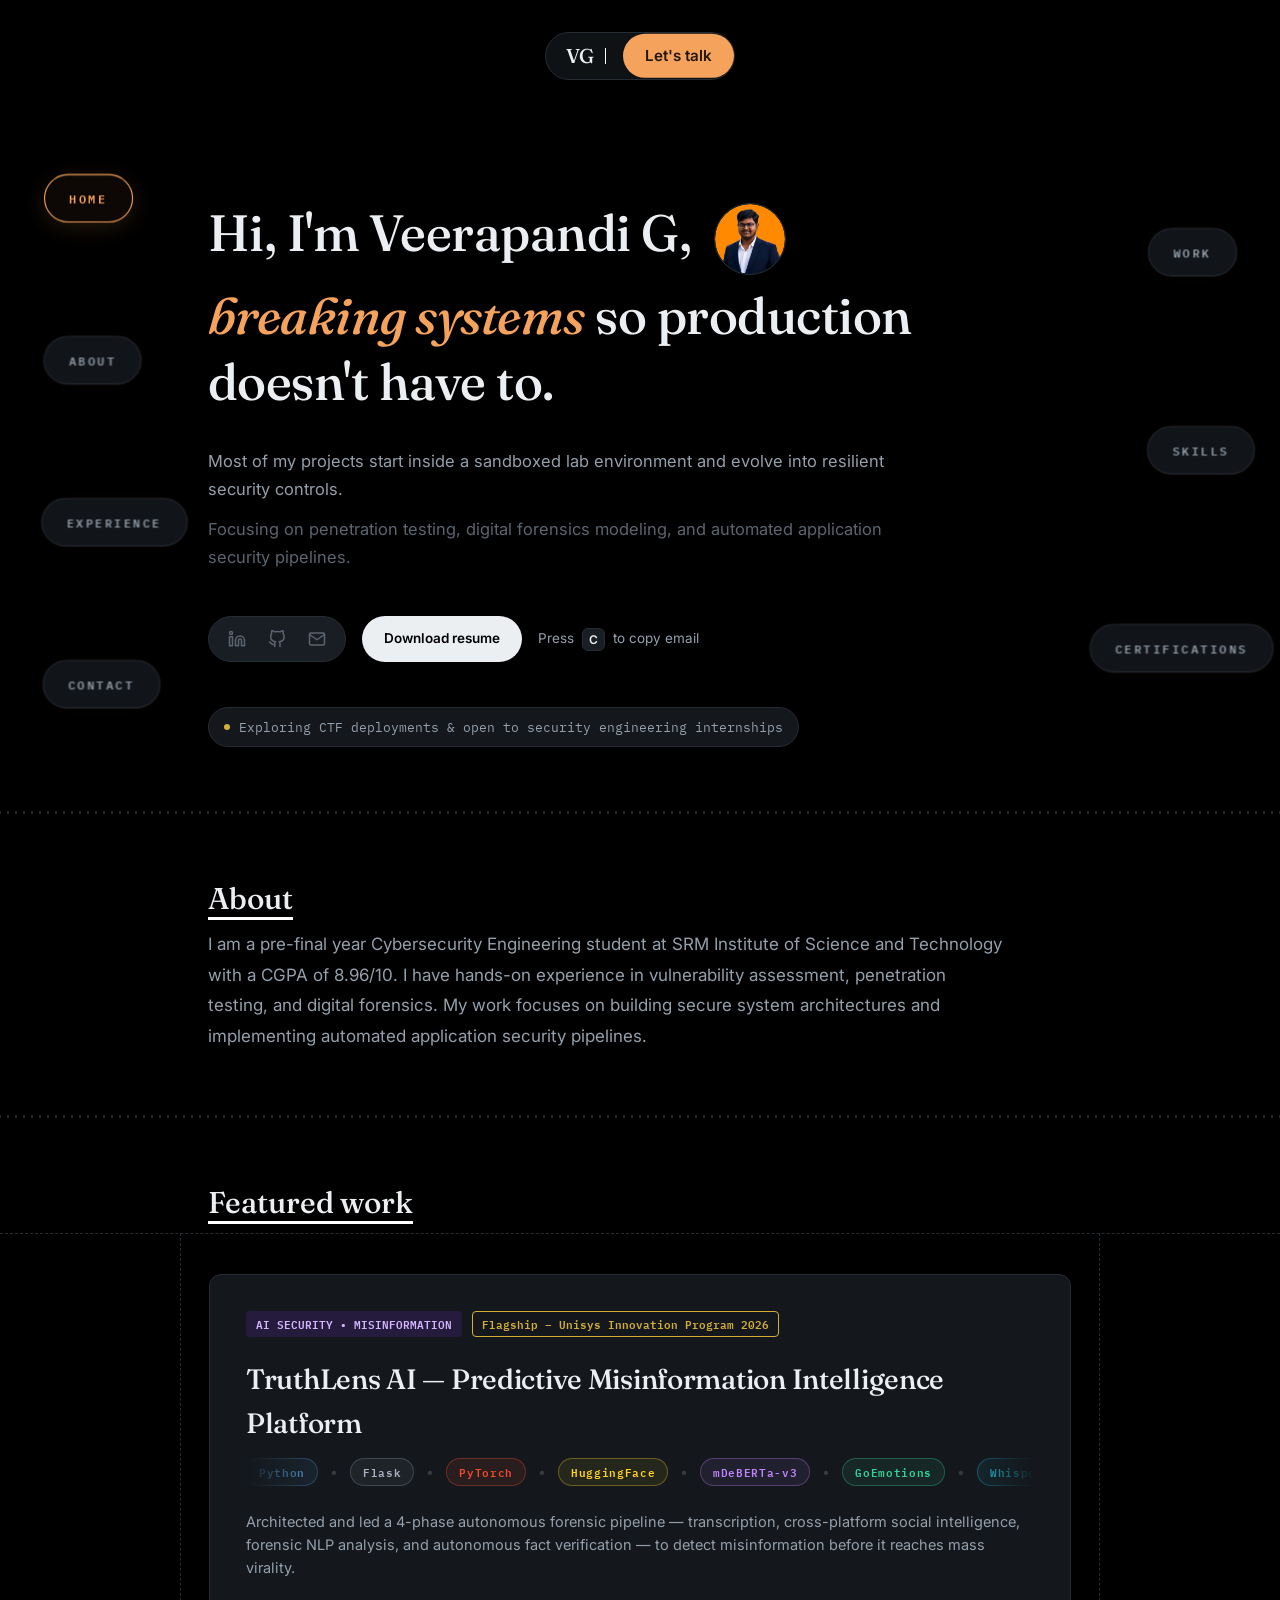
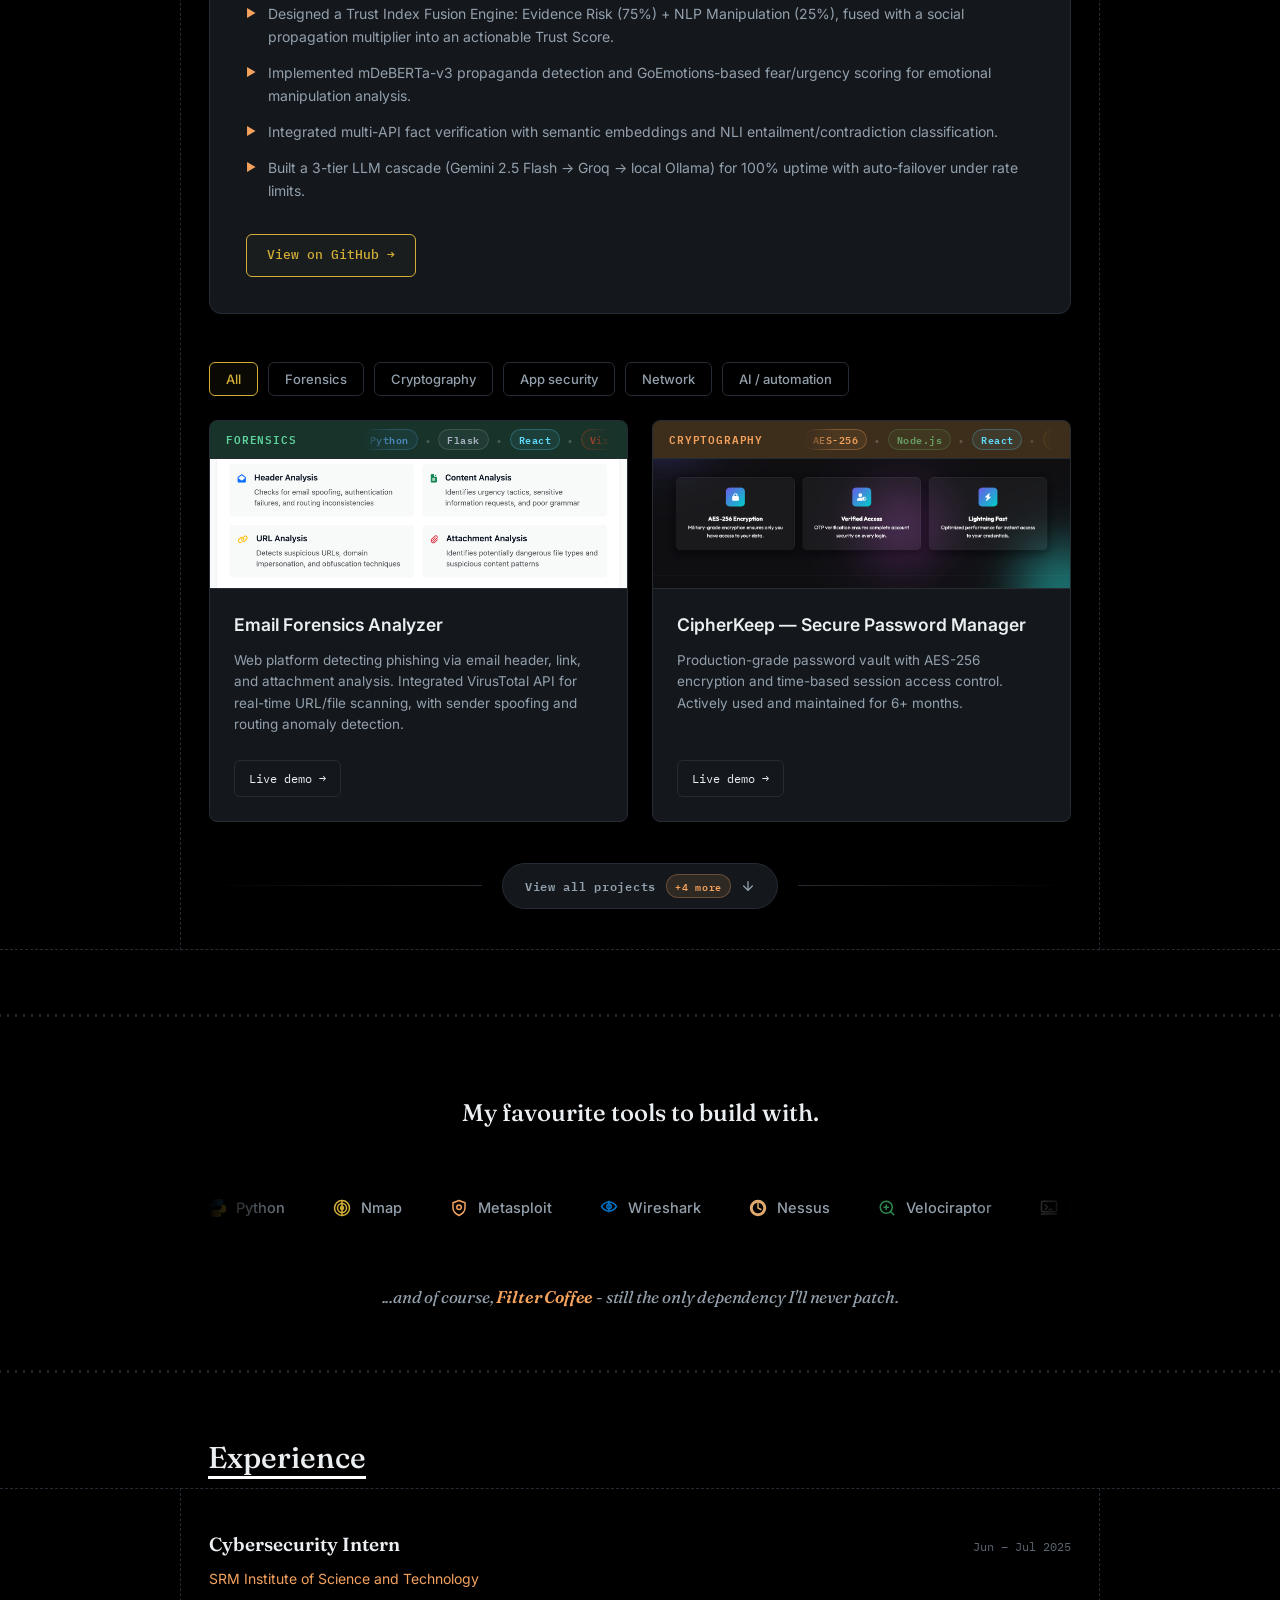
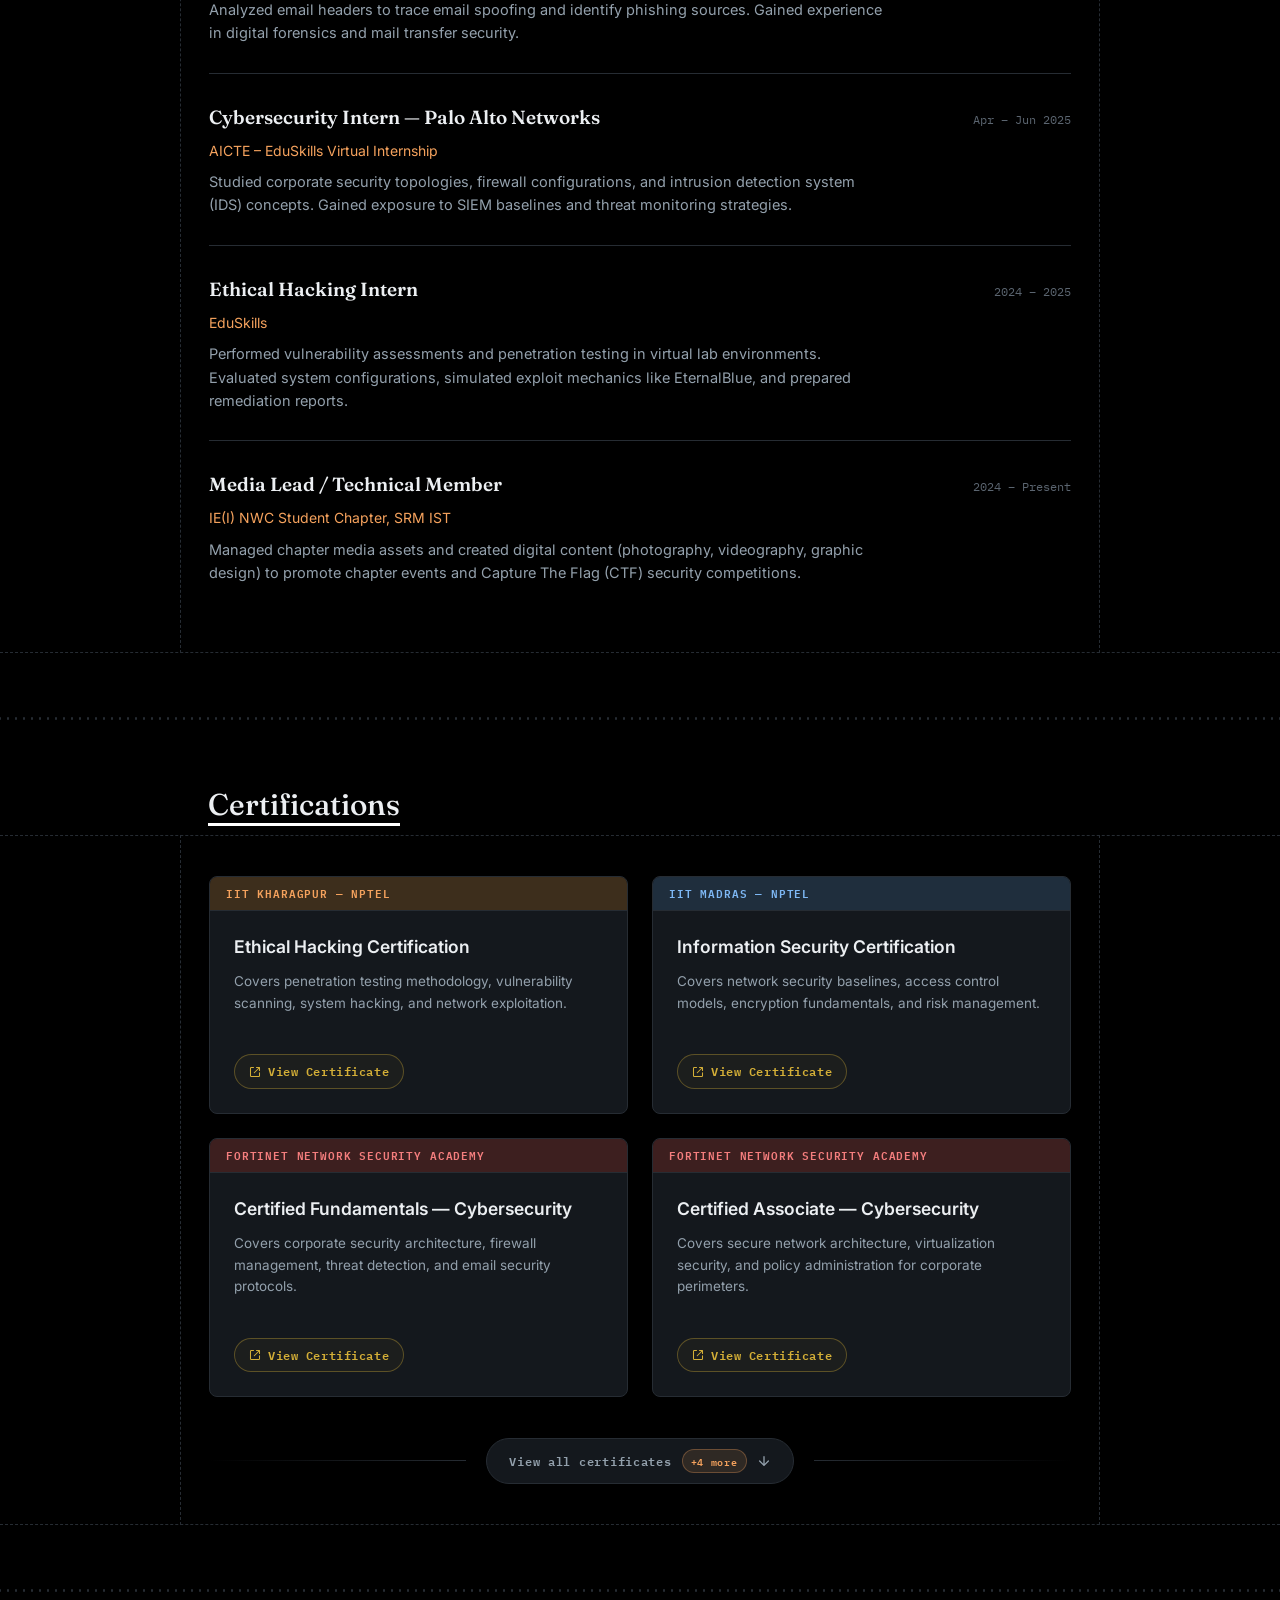
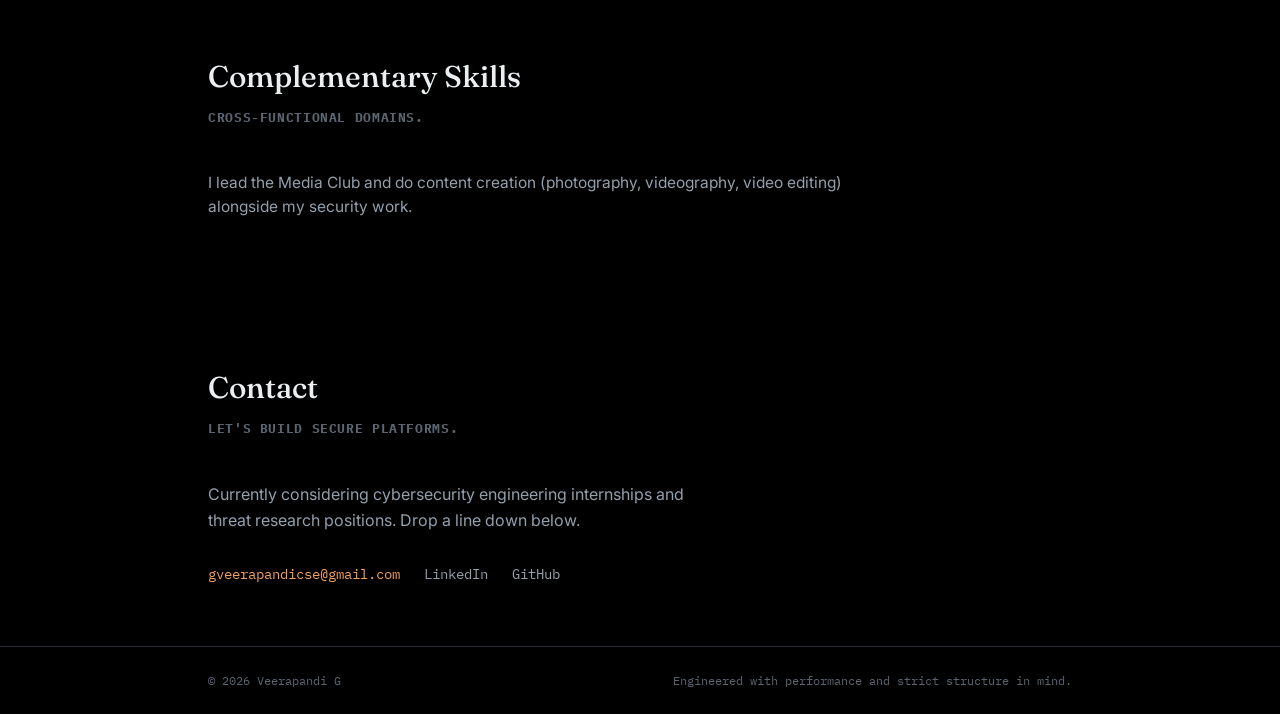
<file: index.html>
<!DOCTYPE html>
<html lang="en">

<head>
    <meta charset="UTF-8">
    <meta name="viewport" content="width=device-width, initial-scale=1.0">
    <title>Veerapandi G — Cybersecurity Engineer</title>
    <meta name="description"
        content="Veerapandi G — Cybersecurity Engineer. Specializing in threat intelligence, digital forensics, and secure infrastructure.">
    <link rel="icon"
        href="data:image/svg+xml,%3Csvg xmlns='http://www.w3.org/2000/svg' viewBox='0 0 100 100'%3E%3Crect width='100' height='100' rx='24' fill='%230B0D11'/%3E%3Ctext x='50' y='68' font-family='serif' font-size='54' font-weight='600' fill='%23F5A25D' text-anchor='middle'%3EV%3C/text%3E%3C/svg%3E">
    <link rel="preconnect" href="https://fonts.googleapis.com">
    <link rel="preconnect" href="https://fonts.gstatic.com" crossorigin>
    <link
        href="https://fonts.googleapis.com/css2?family=Fraunces:ital,wght@0,500;0,600;1,500&family=Inter:wght@400;500;600;700&family=IBM+Plex+Mono:wght@400;500;600&display=swap"
        rel="stylesheet">
    <style>
        :root {
            --bg: #000000;
            --surface: #14181D;
            --surface-alt: #191E24;
            --border: #262C33;
            --text: #ECEFF2;
            --text-muted: #93A0AC;
            --text-dim: #5B6570;
            --amber: #F5A25D;
            --amber-dim: #3D2E1C;
            --teal: #D4AF37;
            --teal-dim: #3A2E12;
            --font-serif: 'Fraunces', serif;
            --font-sans: 'Inter', sans-serif;
            --font-mono: 'IBM Plex Mono', monospace;
        }

        * {
            margin: 0;
            padding: 0;
            box-sizing: border-box;
        }

        html {
            scroll-behavior: smooth;
        }

        body {
            background: var(--bg);
            color: var(--text);
            font-family: var(--font-sans);
            line-height: 1.6;
            -webkit-font-smoothing: antialiased;
            overflow-x: hidden;
        }

        a {
            color: inherit;
            text-decoration: none;
        }

        ::selection {
            background: var(--amber-dim);
            color: var(--amber);
        }

        :focus-visible {
            outline: 2px solid var(--amber);
            outline-offset: 3px;
        }

        .wrap {
            max-width: 920px;
            margin: 0 auto;
            padding: 0 28px;
        }

        em {
            font-style: italic;
            color: var(--amber);
            font-family: var(--font-serif);
        }

        /* Header Navigation */
        header.site {
            position: fixed;
            top: 2rem;
            z-index: 50;
            width: 100%;
            display: flex;
            justify-content: center;
            padding: 0 1.5rem;
        }

        .nav-pill {
            display: flex;
            align-items: center;
            background: rgba(20, 24, 29, 0.75);
            backdrop-filter: blur(16px);
            -webkit-backdrop-filter: blur(16px);
            border: 1px solid var(--border);
            border-radius: 9999px;
            padding: 8px 16px;
            transition: all 0.8s cubic-bezier(0.16, 1, 0.3, 1);
            position: relative;
            width: 190px;
            height: 48px;
            box-shadow: 0 4px 20px rgba(0, 0, 0, 0.3);
        }

        .nav-pill:hover {
            border-color: rgba(255, 255, 255, 0.15);
            box-shadow: 0 8px 30px rgba(0, 0, 0, 0.5), 0 0 15px rgba(245, 162, 93, 0.1);
        }

        .nav-border-svg {
            position: absolute;
            top: -1px;
            left: -1px;
            width: calc(100% + 2px);
            height: calc(100% + 2px);
            pointer-events: none;
            z-index: 5;
            overflow: visible;
        }

        #nav-border-path {
            stroke-linecap: round;
            filter: drop-shadow(0 0 8px rgba(245, 162, 93, 0.6)) drop-shadow(0 0 3px rgba(245, 162, 93, 0.3));
            transition: stroke-dashoffset 0.05s ease-out;
        }

        .logo-badge {
            font-family: var(--font-serif);
            font-size: 1.25rem;
            font-weight: 500;
            letter-spacing: -0.05em;
            color: var(--text);
            user-select: none;
        }

        .vertical-divider {
            width: 1px;
            height: 22px;
            background-color: var(--border);
            margin: 0 16px;
        }

        .chat-btn {
            font-family: var(--font-sans);
            font-size: 0.95rem;
            font-weight: 600;
            background: var(--amber);
            color: #241705;
            padding: 10px 22px;
            border-radius: 9999px;
            transition: all 0.3s cubic-bezier(0.25, 0.8, 0.25, 1);
        }

        .chat-btn:hover {
            transform: translateY(-1px);
            box-shadow: 0 0 15px rgba(245, 162, 93, 0.4);
            opacity: 0.95;
        }

        /* Hero Section */
        .hero {
            padding: 200px 0 64px;
        }

        .hero-heading {
            font-family: var(--font-serif);
            font-weight: 500;
            font-size: clamp(32px, 4.5vw, 51px);
            line-height: 1.3;
            letter-spacing: -0.01em;
            margin-bottom: 2rem;
        }

        .avatar {
            display: inline-flex;
            align-items: center;
            justify-content: center;
            vertical-align: middle;
            width: 4.5rem;
            height: 4.5rem;
            border-radius: 50%;
            background: var(--surface-alt);
            border: 1px solid var(--border);
            font-family: var(--font-serif);
            font-size: 24px;
            font-weight: 600;
            color: var(--amber);
            margin: 0 12px;
            position: relative;
            overflow: hidden;
        }

        .avatar::after {
            content: '';
            position: absolute;
            inset: -5px;
            border-radius: 50%;
            border: 1px solid var(--amber-dim);
        }

        .hero-subheading-line {
            display: block;
            margin-top: 0.5rem;
        }

        .subtext-container {
            margin-bottom: 2.8rem;
            max-width: 720px;
        }

        .hero-subtext {
            font-size: 16.5px;
            color: var(--text-muted);
            line-height: 1.7;
            margin-bottom: 0.75rem;
        }

        .secondary-text {
            color: var(--text-dim);
        }

        /* Actions Layout */
        .actions-row {
            display: flex;
            align-items: center;
            justify-content: flex-start;
            gap: 16px;
            flex-wrap: wrap;
            margin-bottom: 2.8rem;
            width: 100%;
        }

        .socials-capsule {
            display: flex;
            align-items: center;
            background: var(--surface-alt);
            border: 1px solid var(--border);
            border-radius: 9999px;
            padding: 6px 12px;
            gap: 8px;
        }

        .social-icon-link {
            display: flex;
            align-items: center;
            justify-content: center;
            color: var(--text-dim);
            width: 32px;
            height: 32px;
            border-radius: 50%;
            transition: all 0.3s;
        }

        .social-icon-link:hover {
            color: var(--text);
            background-color: rgba(255, 255, 255, 0.05);
        }

        .resume-pill {
            display: flex;
            align-items: center;
            justify-content: center;
            background: var(--text);
            color: var(--bg);
            font-size: 13.5px;
            font-weight: 600;
            padding: 12px 22px;
            border-radius: 9999px;
            transition: all 0.3s;
            cursor: pointer;
            user-select: none;
        }

        .resume-pill:hover {
            transform: translateY(-1px);
            opacity: 0.95;
            box-shadow: 0 4px 20px rgba(255, 255, 255, 0.15);
        }

        .copy-email-badge {
            display: flex;
            align-items: center;
            color: var(--text-muted);
            font-size: 13.5px;
            padding: 10px 0;
            cursor: pointer;
            user-select: none;
            transition: all 0.3s;
        }

        .copy-email-badge:hover {
            color: var(--text);
        }

        kbd {
            display: inline-block;
            vertical-align: middle;
            background: var(--surface-alt);
            border: 1px solid var(--border);
            color: var(--text);
            border-radius: 6px;
            padding: 1px 6px;
            font-size: 0.75rem;
            font-family: var(--font-sans);
            font-weight: 600;
            box-shadow: 0 2px 0 #000;
            margin: 0 4px;
            transition: all 0.1s ease;
        }

        kbd.key-pressed {
            transform: translateY(2px);
            box-shadow: 0 0px 0 #000;
            border-color: var(--amber);
            color: var(--amber);
        }

        .status-line {
            display: inline-flex;
            align-items: center;
            gap: 9px;
            font-family: var(--font-mono);
            font-size: 12.5px;
            color: var(--text-muted);
            background: var(--surface);
            border: 1px solid var(--border);
            padding: 9px 15px;
            border-radius: 100px;
        }

        .status-dot {
            width: 6px;
            height: 6px;
            border-radius: 50%;
            background: var(--teal);
            flex-shrink: 0;
            animation: pulse 2s infinite;
        }

        @keyframes pulse {

            0%,
            100% {
                opacity: 1;
            }

            50% {
                opacity: 0.3;
            }
        }

        /* Content Sections */
        .section {
            padding: 64px 0;
            background-image: radial-gradient(circle, var(--border) 1px, transparent 1.5px);
            background-size: 8px 3px;
            background-repeat: repeat-x;
            background-position: top;
        }

        .section-eyebrow {
            font-family: var(--font-serif);
            font-size: clamp(24px, 4vw, 30px);
            font-weight: 500;
            color: var(--text);
            margin-bottom: 6px;
        }

        #about .section-eyebrow,
        #work .section-eyebrow,
        #experience .section-eyebrow,
        #notes .section-eyebrow {
            text-decoration: underline;
            text-decoration-color: #FFFFFF;
            text-underline-offset: 8px;
            text-decoration-thickness: 3px;
        }

        .section-title {
            font-family: var(--font-mono);
            font-size: 12.5px;
            color: var(--text-dim);
            margin-bottom: 44px;
            text-transform: uppercase;
            letter-spacing: 0.05em;
        }

        /* ── Work, Experience & Validations Section Dotted Border Frame ── */
        .work-frame,
        .experience-frame,
        .notes-frame {
            position: relative;
            border-left: 1px dashed var(--border);
            border-right: 1px dashed var(--border);
            padding: 0 28px;
            margin: 0 -28px;
        }

        .work-frame::before,
        .work-frame::after,
        .experience-frame::before,
        .experience-frame::after,
        .notes-frame::before,
        .notes-frame::after {
            content: '';
            display: block;
            position: relative;
            left: 50%;
            transform: translateX(-50%);
            width: 100vw;
            height: 0;
            border-top: 1px dashed var(--border);
        }

        .work-frame::before,
        .experience-frame::before,
        .notes-frame::before {
            margin-bottom: 40px;
        }

        .work-frame::after,
        .experience-frame::after,
        .notes-frame::after {
            margin-top: 40px;
        }

        /* Flagship Card Styles */
        .flagship-card {
            background: var(--surface);
            border: 1px solid var(--border);
            border-radius: 12px;
            padding: 36px;
            margin-bottom: 48px;
            text-align: left;
            transition: transform 0.5s cubic-bezier(0.25, 1, 0.5, 1), border-color 0.3s ease, box-shadow 0.3s ease;
            transform-style: preserve-3d;
        }

        .flagship-card:hover {
            border-color: var(--teal);
            box-shadow: 0 0 25px rgba(212, 175, 55, 0.15);
        }

        .flagship-tags {
            display: flex;
            flex-wrap: wrap;
            gap: 10px;
            margin-bottom: 20px;
            font-family: var(--font-mono);
            font-size: 11px;
            font-weight: 600;
        }

        .tag-purple {
            background: #251B3D;
            color: #D6B5FF;
            padding: 4px 10px;
            border-radius: 4px;
        }

        .tag-gold-outline {
            border: 1px solid var(--teal);
            color: var(--teal);
            padding: 3px 9px;
            border-radius: 4px;
        }

        .flagship-title {
            font-family: var(--font-serif);
            font-size: clamp(22px, 3.5vw, 28px);
            font-weight: 500;
            color: var(--text);
            margin-bottom: 12px;
            letter-spacing: -0.01em;
        }

        /* Tech Marquee Strip — right-to-left infinite scroll */
        @keyframes scroll-rtl {
            0% {
                transform: translateX(0);
            }

            100% {
                transform: translateX(-50%);
            }
        }

        .flagship-tech-strip {
            position: relative;
            overflow: hidden;
            margin-bottom: 24px;
            /* Fade edges */
            -webkit-mask-image: linear-gradient(to right, transparent 0%, #000 8%, #000 92%, transparent 100%);
            mask-image: linear-gradient(to right, transparent 0%, #000 8%, #000 92%, transparent 100%);
        }

        .flagship-tech-track {
            display: flex;
            align-items: center;
            gap: 12px;
            width: max-content;
            animation: scroll-rtl 22s linear infinite;
        }

        .flagship-tech-strip:hover .flagship-tech-track {
            animation-play-state: paused;
        }

        .ftech-tag {
            font-family: var(--font-mono);
            font-size: 11px;
            font-weight: 600;
            letter-spacing: 0.06em;
            color: var(--text-dim);
            background: rgba(255, 255, 255, 0.04);
            border: 1px solid rgba(255, 255, 255, 0.1);
            padding: 4px 12px;
            border-radius: 999px;
            white-space: nowrap;
            transition: color 0.2s ease, border-color 0.2s ease, background 0.2s ease, box-shadow 0.2s ease;
        }

        /* ── Per-tech brand colors ── */
        .ftech-python {
            color: #4B8BBE;
            background: rgba(75, 139, 190, 0.1);
            border-color: rgba(75, 139, 190, 0.35);
        }

        .ftech-flask {
            color: #A8B2C1;
            background: rgba(168, 178, 193, 0.07);
            border-color: rgba(168, 178, 193, 0.25);
        }

        .ftech-pytorch {
            color: #EE4C2C;
            background: rgba(238, 76, 44, 0.1);
            border-color: rgba(238, 76, 44, 0.35);
        }

        .ftech-hf {
            color: #FFD21E;
            background: rgba(255, 210, 30, 0.08);
            border-color: rgba(255, 210, 30, 0.32);
        }

        .ftech-deberta {
            color: #C084FC;
            background: rgba(192, 132, 252, 0.08);
            border-color: rgba(192, 132, 252, 0.32);
        }

        .ftech-goemotions {
            color: #34D399;
            background: rgba(52, 211, 153, 0.08);
            border-color: rgba(52, 211, 153, 0.32);
        }

        .ftech-whisper {
            color: #22D3EE;
            background: rgba(34, 211, 238, 0.08);
            border-color: rgba(34, 211, 238, 0.32);
        }

        .ftech-gemini {
            color: #818CF8;
            background: rgba(129, 140, 248, 0.08);
            border-color: rgba(129, 140, 248, 0.32);
        }

        .ftech-search {
            color: #F5A25D;
            background: rgba(245, 162, 93, 0.1);
            border-color: rgba(245, 162, 93, 0.35);
        }

        .ftech-tag:hover {
            filter: brightness(1.35);
            box-shadow: 0 0 12px currentColor;
        }

        .ftech-dot {
            color: rgba(255, 255, 255, 0.15);
            font-size: 14px;
            flex-shrink: 0;
        }

        .flagship-desc {
            font-size: 14.5px;
            color: var(--text-muted);
            line-height: 1.6;
            margin-bottom: 24px;
        }

        .flagship-points {
            list-style: none;
            padding: 0;
            margin: 0 0 32px 0;
        }

        .flagship-point {
            display: flex;
            gap: 12px;
            margin-bottom: 14px;
            font-size: 14px;
            color: var(--text-muted);
            line-height: 1.6;
        }

        .flagship-point-arrow {
            color: var(--amber);
            font-size: 11px;
            margin-top: 2px;
            flex-shrink: 0;
        }

        .flagship-btn {
            display: inline-flex;
            align-items: center;
            border: 1px solid var(--teal);
            color: var(--teal);
            background: rgba(212, 175, 55, 0.03);
            font-family: var(--font-mono);
            font-size: 13px;
            font-weight: 500;
            padding: 10px 20px;
            border-radius: 6px;
            transition: all 0.2s ease;
        }

        .flagship-btn:hover {
            background: var(--teal);
            color: var(--bg);
        }

        /* Category Filter Styles */
        .filter-nav {
            display: flex;
            flex-wrap: wrap;
            gap: 10px;
            margin: 32px 0 24px 0;
        }

        .filter-btn {
            background: none;
            border: 1px solid var(--border);
            color: var(--text-muted);
            font-family: var(--font-sans);
            font-size: 13px;
            font-weight: 500;
            padding: 8px 16px;
            border-radius: 6px;
            cursor: pointer;
            transition: all 0.2s ease;
        }

        .filter-btn:hover {
            color: var(--text);
            border-color: var(--text-dim);
        }

        .filter-btn.active {
            border-color: var(--teal);
            color: var(--teal);
            background: rgba(212, 175, 55, 0.05);
        }

        /* 2-Column Standard Card Grid */
        .proj-grid {
            display: grid;
            grid-template-columns: repeat(2, 1fr);
            gap: 24px;
            margin-bottom: 40px;
        }

        .proj-card {
            background: var(--surface);
            border: 1px solid var(--border);
            border-radius: 8px;
            overflow: hidden;
            display: flex;
            flex-direction: column;
            text-align: left;
            transition: transform 0.5s cubic-bezier(0.25, 1, 0.5, 1), border-color 0.3s ease, box-shadow 0.3s ease;
            transform-style: preserve-3d;
        }

        .proj-card:hover {
            border-color: var(--teal);
            box-shadow: 0 0 20px rgba(212, 175, 55, 0.12);
        }

        .proj-header {
            display: flex;
            align-items: center;
            justify-content: space-between;
            padding: 8px 16px;
            font-family: var(--font-mono);
            font-size: 10.5px;
            font-weight: 600;
            letter-spacing: 0.08em;
            border-bottom: 1px solid var(--border);
            gap: 12px;
            overflow: hidden;
        }

        /* Mini tech flow marquee — right-to-left in card header */
        @keyframes scroll-rtl-mini {
            0% {
                transform: translateX(0);
            }

            100% {
                transform: translateX(-50%);
            }
        }

        .proj-tech-mini {
            flex: 1;
            overflow: hidden;
            max-width: 65%;
            -webkit-mask-image: linear-gradient(to right, transparent 0%, #000 12%, #000 88%, transparent 100%);
            mask-image: linear-gradient(to right, transparent 0%, #000 12%, #000 88%, transparent 100%);
        }

        .proj-tech-mini-track {
            display: flex;
            align-items: center;
            gap: 7px;
            width: max-content;
            animation: scroll-rtl-mini 18s linear infinite;
        }

        .proj-header:hover .proj-tech-mini-track {
            animation-play-state: paused;
        }

        .ptag {
            font-family: var(--font-mono);
            font-size: 9.5px;
            font-weight: 600;
            letter-spacing: 0.05em;
            padding: 2px 8px;
            border-radius: 999px;
            border: 1px solid rgba(255, 255, 255, 0.12);
            background: rgba(255, 255, 255, 0.05);
            color: rgba(255, 255, 255, 0.5);
            white-space: nowrap;
        }

        .ptag-dot {
            color: rgba(255, 255, 255, 0.2);
            font-size: 10px;
            flex-shrink: 0;
        }

        /* ptag color variants */
        .ptag-python {
            color: #4B8BBE;
            background: rgba(75, 139, 190, 0.1);
            border-color: rgba(75, 139, 190, 0.3);
        }

        .ptag-flask {
            color: #A8B2C1;
            background: rgba(168, 178, 193, 0.07);
            border-color: rgba(168, 178, 193, 0.2);
        }

        .ptag-react {
            color: #61DAFB;
            background: rgba(97, 218, 251, 0.07);
            border-color: rgba(97, 218, 251, 0.25);
        }

        .ptag-node {
            color: #68A063;
            background: rgba(104, 160, 99, 0.08);
            border-color: rgba(104, 160, 99, 0.28);
        }

        .ptag-aes {
            color: #F5A25D;
            background: rgba(245, 162, 93, 0.08);
            border-color: rgba(245, 162, 93, 0.3);
        }

        .ptag-jwt {
            color: #FFD21E;
            background: rgba(255, 210, 30, 0.07);
            border-color: rgba(255, 210, 30, 0.28);
        }

        .ptag-mongo {
            color: #4DB33D;
            background: rgba(77, 179, 61, 0.07);
            border-color: rgba(77, 179, 61, 0.28);
        }

        .ptag-pg {
            color: #336791;
            background: rgba(51, 103, 145, 0.1);
            border-color: rgba(51, 103, 145, 0.3);
        }

        .ptag-cisco {
            color: #1BA0D7;
            background: rgba(27, 160, 215, 0.08);
            border-color: rgba(27, 160, 215, 0.28);
        }

        .ptag-gemini {
            color: #818CF8;
            background: rgba(129, 140, 248, 0.07);
            border-color: rgba(129, 140, 248, 0.28);
        }

        .ptag-live {
            color: #34D399;
            background: rgba(52, 211, 153, 0.07);
            border-color: rgba(52, 211, 153, 0.28);
        }

        .ptag-cv {
            color: #22D3EE;
            background: rgba(34, 211, 238, 0.07);
            border-color: rgba(34, 211, 238, 0.28);
        }

        .ptag-vt {
            color: #EE4C2C;
            background: rgba(238, 76, 44, 0.08);
            border-color: rgba(238, 76, 44, 0.3);
        }

        .ptag-pdf {
            color: #C084FC;
            background: rgba(192, 132, 252, 0.07);
            border-color: rgba(192, 132, 252, 0.28);
        }

        .proj-img-placeholder {
            width: 100%;
            height: 130px;
            background: #090c10;
            border-bottom: 1px solid var(--border);
            overflow: hidden;
        }

        .proj-img {
            width: 100%;
            height: 100%;
            object-fit: cover;
            display: block;
            transition: transform 0.3s ease;
        }

        .proj-img[src="#"] {
            opacity: 0;
            pointer-events: none;
        }

        .proj-card:hover .proj-img {
            transform: scale(1.02);
        }

        /* Header Color variations matching category bar theme */
        .hdr-forensics {
            background: #17332A;
            color: #5FD49D;
        }

        .hdr-cryptography {
            background: #3D2E1C;
            color: #F5A25D;
        }

        .hdr-app-sec {
            background: #1F2E3D;
            color: #7EB8F5;
        }

        .hdr-network {
            background: #3D1F1F;
            color: #F57E7E;
        }

        .hdr-ai-auto {
            background: #1A3324;
            color: #5FD480;
        }

        .hdr-comp-vision {
            background: #2A1F3D;
            color: #B97EF5;
        }

        .hdr-ibm {
            background: #051243;
            color: #4589FF;
        }

        .proj-content {
            padding: 24px;
            display: flex;
            flex-direction: column;
            flex-grow: 1;
        }

        .proj-title {
            font-family: var(--font-sans);
            font-size: 17.5px;
            font-weight: 600;
            color: var(--text);
            margin-bottom: 12px;
            line-height: 1.4;
        }

        .proj-desc {
            font-size: 13.5px;
            color: var(--text-muted);
            line-height: 1.6;
            margin-bottom: 24px;
            flex-grow: 1;
        }

        .proj-link {
            align-self: flex-start;
            border: 1px solid var(--border);
            color: var(--text);
            font-family: var(--font-mono);
            font-size: 12px;
            padding: 8px 14px;
            border-radius: 6px;
            transition: all 0.2s ease;
            text-decoration: none;
        }

        .proj-link:hover {
            border-color: var(--teal);
            color: var(--teal);
            background: rgba(212, 175, 55, 0.03);
        }

        /* ── Certificate link button ── */
        .cert-link {
            display: inline-flex;
            align-items: center;
            gap: 7px;
            margin-top: 16px;
            align-self: flex-start;
            border: 1px solid rgba(212, 175, 55, 0.35);
            color: var(--teal);
            background: rgba(212, 175, 55, 0.04);
            font-family: var(--font-mono);
            font-size: 11.5px;
            font-weight: 600;
            letter-spacing: 0.05em;
            padding: 7px 14px;
            border-radius: 999px;
            text-decoration: none;
            transition: all 0.22s ease;
        }

        .cert-link:hover {
            border-color: var(--teal);
            background: rgba(212, 175, 55, 0.09);
            box-shadow: 0 0 14px rgba(212, 175, 55, 0.15);
            transform: translateY(-1px);
        }

        .cert-link--pending {
            border-color: rgba(255, 255, 255, 0.1);
            color: var(--text-dim);
            background: transparent;
            pointer-events: none;
            opacity: 0.45;
        }

        .cert-link-icon {
            width: 12px;
            height: 12px;
            flex-shrink: 0;
        }

        /* ── Hidden / Revealed project cards ── */
        .proj-card--hidden {
            display: none;
            opacity: 0;
            transform: translateY(16px) scale(0.98);
        }

        .proj-card--visible {
            display: flex;
            opacity: 1;
            transform: translateY(0) scale(1);
            animation: card-reveal 0.4s cubic-bezier(0.25, 1, 0.4, 1) backwards;
        }

        @keyframes card-reveal {
            from {
                opacity: 0;
                transform: translateY(16px) scale(0.98);
            }

            to {
                opacity: 1;
                transform: translateY(0) scale(1);
            }
        }

        /* ── View More button row ── */
        .proj-more-wrap {
            display: flex;
            align-items: center;
            gap: 20px;
            margin-top: 40px;
        }

        .proj-more-line {
            flex: 1;
            height: 1px;
            background: linear-gradient(to right, transparent, var(--border));
        }

        .proj-more-line:last-child {
            background: linear-gradient(to left, transparent, var(--border));
        }

        .proj-more-btn {
            display: inline-flex;
            align-items: center;
            gap: 10px;
            background: var(--surface);
            border: 1px solid var(--border);
            color: var(--text-muted);
            font-family: var(--font-mono);
            font-size: 12px;
            font-weight: 600;
            letter-spacing: 0.06em;
            padding: 10px 22px;
            border-radius: 999px;
            cursor: pointer;
            transition: all 0.25s ease;
            white-space: nowrap;
        }

        .proj-more-btn:hover {
            border-color: var(--amber);
            color: var(--amber);
            box-shadow: 0 0 16px rgba(245, 162, 93, 0.15);
        }

        .proj-more-count {
            background: rgba(245, 162, 93, 0.12);
            color: var(--amber);
            border: 1px solid rgba(245, 162, 93, 0.3);
            font-size: 10px;
            padding: 2px 8px;
            border-radius: 999px;
        }

        .proj-more-arrow {
            width: 14px;
            height: 14px;
            transition: transform 0.35s cubic-bezier(0.25, 1, 0.4, 1);
            flex-shrink: 0;
        }

        .proj-more-btn[aria-expanded="true"] .proj-more-arrow {
            transform: rotate(180deg);
        }

        .proj-more-btn[aria-expanded="true"] .proj-more-label::before {
            content: "Show less";
        }

        .proj-more-btn[aria-expanded="true"] .proj-more-label {
            font-size: 0;
            /* hide original text */
        }

        .proj-more-btn[aria-expanded="true"] .proj-more-count {
            display: none;
        }

        /* Tools Section */
        .tools-section {
            padding: 80px 0 60px;
            text-align: center;
        }

        .tools-title {
            font-family: var(--font-serif);
            font-size: 24px;
            font-weight: 500;
            margin-bottom: 36px;
            color: var(--text);
        }

        .tools-wrap {
            overflow: hidden;
            position: relative;
            padding: 24px 0;
            margin: 40px 0;
        }

        .tools-wrap::before,
        .tools-wrap::after {
            content: '';
            position: absolute;
            top: 0;
            bottom: 0;
            width: 100px;
            z-index: 2;
            pointer-events: none;
        }

        .tools-wrap::before {
            left: 0;
            background: linear-gradient(90deg, var(--bg), transparent);
        }

        .tools-wrap::after {
            right: 0;
            background: linear-gradient(270deg, var(--bg), transparent);
        }

        .tools-track {
            display: flex;
            gap: 48px;
            width: max-content;
            animation: scroll-marquee 45s linear infinite;
        }

        .tool-item {
            display: inline-flex;
            align-items: center;
            gap: 10px;
            font-family: var(--font-sans);
            font-size: 14.5px;
            font-weight: 500;
            color: var(--text-muted);
            white-space: nowrap;
            transition: transform 0.2s, color 0.2s;
        }

        .tool-item:hover {
            transform: translateY(-1px);
            color: var(--text);
        }

        .tool-icon {
            flex-shrink: 0;
            width: 18px;
            height: 18px;
        }

        @keyframes scroll-marquee {
            from {
                transform: translateX(0);
            }

            to {
                transform: translateX(-50%);
            }
        }

        .tools-chai {
            font-family: var(--font-serif);
            font-size: 17px;
            font-style: italic;
            color: var(--text-muted);
            margin-top: 24px;
            letter-spacing: -0.01em;
        }

        .chai-highlight {
            color: var(--amber);
            font-weight: 600;
        }

        /* Experience Elements */
        .exp-item {
            padding: 28px 0;
            border-top: 1px solid var(--border);
        }

        .exp-item:first-child {
            border-top: none;
            padding-top: 0;
        }

        .exp-head {
            display: flex;
            justify-content: space-between;
            align-items: baseline;
            flex-wrap: wrap;
            gap: 8px;
            margin-bottom: 8px;
        }

        .exp-role {
            font-family: var(--font-serif);
            font-size: 19px;
            font-weight: 600;
        }

        .exp-org {
            font-size: 14px;
            color: var(--amber);
        }

        .exp-date {
            font-family: var(--font-mono);
            font-size: 12px;
            color: var(--text-dim);
        }

        .exp-body {
            color: var(--text-muted);
            font-size: 14.5px;
            max-width: 680px;
            line-height: 1.6;
        }



        .beyond-text {
            color: var(--text-muted);
            font-size: 15.5px;
            max-width: 680px;
        }

        .about-text {
            color: var(--text-muted);
            font-size: clamp(16px, 2vw, 17px);
            line-height: 1.8;
            max-width: 800px;
        }

        /* Contact Section styling Layout */
        .contact-block {
            padding: 80px 0 60px;
            text-align: left;
        }



        .contact-block p {
            color: var(--text-muted);
            font-size: 16px;
            max-width: 480px;
            margin-bottom: 30px;
        }

        .hero-actions {
            display: flex;
            flex-wrap: wrap;
            gap: 24px;
            font-family: var(--font-mono);
            font-size: 14px;
        }

        .hero-actions a {
            transition: color 0.2s;
        }

        .hero-actions .btn-resume {
            color: var(--amber);
        }

        .hero-actions .btn-copy {
            color: var(--text-muted);
        }

        .hero-actions a:hover {
            color: var(--text);
        }

        footer {
            border-top: 1px solid var(--border);
            padding: 24px 0;
        }

        .foot-inner {
            display: flex;
            justify-content: space-between;
            align-items: center;
            flex-wrap: wrap;
            gap: 10px;
            font-family: var(--font-mono);
            font-size: 12px;
            color: var(--text-dim);
        }

        /* Toast Component Styling */
        .toast {
            position: fixed;
            bottom: 2.5rem;
            left: 50%;
            transform: translate(-50%, 20px);
            background: rgba(20, 24, 29, 0.95);
            backdrop-filter: blur(12px);
            -webkit-backdrop-filter: blur(12px);
            border: 1px solid var(--amber);
            box-shadow: 0 8px 32px rgba(0, 0, 0, 0.6), 0 0 15px rgba(245, 162, 93, 0.2);
            padding: 12px 24px;
            border-radius: 9999px;
            display: flex;
            align-items: center;
            gap: 10px;
            opacity: 0;
            pointer-events: none;
            transition: transform 0.4s cubic-bezier(0.175, 0.885, 0.32, 1.275), opacity 0.3s ease;
            z-index: 100;
        }

        .toast.show {
            opacity: 1;
            transform: translate(-50%, 0);
        }

        .toast-icon {
            display: flex;
            align-items: center;
            justify-content: center;
            color: var(--amber);
        }

        .toast-message {
            font-size: 0.9rem;
            font-weight: 500;
            color: var(--text);
        }

        /* Dynamic Menu Docking Styles */
        .nav-links-wrapper {
            display: contents;
        }

        /* Default (Landing Page Scattered Style) when unscrolled */
        .nav-dock-link {
            position: fixed;
            background: rgba(20, 24, 29, 0.85);
            backdrop-filter: blur(12px);
            -webkit-backdrop-filter: blur(12px);
            border: 1px solid var(--border);
            padding: 12px 22px;
            border-radius: 999px;
            color: var(--text-muted);
            font-family: var(--font-mono);
            font-size: 11px;
            font-weight: 600;
            letter-spacing: 0.15em;
            text-decoration: none;
            box-shadow: 0 10px 30px rgba(0, 0, 0, 0.5), 0 0 15px rgba(245, 162, 93, 0.05);
            transition: transform 0.3s cubic-bezier(0.25, 1, 0.4, 1),
                top 0.3s cubic-bezier(0.25, 1, 0.4, 1),
                left 0.3s cubic-bezier(0.25, 1, 0.4, 1),
                background 0.25s ease,
                border-color 0.25s ease,
                color 0.25s ease,
                padding 0.3s cubic-bezier(0.25, 1, 0.4, 1),
                box-shadow 0.3s ease;
            z-index: 101;
            white-space: nowrap;
        }

        .nav-dock-link.active {
            color: var(--amber);
            border-color: var(--amber);
            background: rgba(245, 162, 93, 0.05);
            box-shadow: 0 4px 20px rgba(245, 162, 93, 0.15);
        }

        /* Scattered Coordinates - Left Side Links */
        [data-sec="hero"] {
            left: 48px;
            top: 22%;
            transform: translate(0, -50%) scale(1.1);
            transition-delay: 0.25s;
        }

        [data-sec="about"] {
            left: 48px;
            top: 40%;
            transform: translate(0, -50%) scale(1.1);
            transition-delay: 0.2s;
        }

        [data-sec="experience"] {
            left: 48px;
            top: 58%;
            transform: translate(0, -50%) scale(1.1);
            transition-delay: 0.15s;
        }

        [data-sec="contact"] {
            left: 48px;
            top: 76%;
            transform: translate(0, -50%) scale(1.1);
            transition-delay: 0.1s;
        }

        [data-sec="hero"]:hover,
        [data-sec="about"]:hover,
        [data-sec="experience"]:hover,
        [data-sec="contact"]:hover {
            color: var(--text);
            border-color: var(--amber);
            box-shadow: 0 10px 35px rgba(245, 162, 93, 0.25);
            transform: translate(6px, -50%) scale(1.15);
        }

        /* Scattered Coordinates - Right Side Links */
        [data-sec="work"] {
            left: calc(100vw - 128px);
            top: 28%;
            transform: translate(0, -50%) scale(1.1);
            transition-delay: 0.2s;
        }

        [data-sec="tools"] {
            left: calc(100vw - 128px);
            top: 50%;
            transform: translate(0, -50%) scale(1.1);
            transition-delay: 0.15s;
        }

        [data-sec="notes"] {
            left: calc(100vw - 182px);
            top: 72%;
            transform: translate(0, -50%) scale(1.1);
            transition-delay: 0.1s;
        }

        [data-sec="work"]:hover,
        [data-sec="tools"]:hover,
        [data-sec="notes"]:hover {
            color: var(--text);
            border-color: var(--amber);
            box-shadow: 0 10px 35px rgba(245, 162, 93, 0.25);
            transform: translate(-6px, -50%) scale(1.15);
        }

        /* Scrolled (Docked) State for vertical section links */
        .scrolled .nav-dock-link {
            position: fixed;
            top: 56px;
            transform: translate(-50%, -50%) scale(0.9);
            background: transparent;
            border: 1px solid transparent;
            padding: 6px 10px;
            box-shadow: none;
            color: var(--text-dim);
        }

        /* Docked coordinates: links spread evenly across pill left area */
        /* All stagger delays = 0 so links arrive together instantly */
        .scrolled [data-sec="hero"],
        .scrolled [data-sec="about"],
        .scrolled [data-sec="work"],
        .scrolled [data-sec="experience"],
        .scrolled [data-sec="tools"],
        .scrolled [data-sec="notes"],
        .scrolled [data-sec="contact"] {
            transition-delay: 0s;
        }

        .scrolled .nav-dock-link:hover {
            color: var(--text);
            transform: translate(-50%, -50%) scale(1.02);
            background: transparent;
            border-color: transparent;
            box-shadow: none;
        }

        .scrolled .nav-dock-link.active {
            color: var(--amber);
            background: transparent;
            border-color: transparent;
            box-shadow: none;
            text-shadow: 0 0 8px rgba(245, 162, 93, 0.4);
        }

        /* Center and Divider Animations */
        .logo-badge {
            position: absolute;
            left: 20px;
            top: 50%;
            transform: translateY(-50%);
            transition: all 0.8s cubic-bezier(0.16, 1, 0.3, 1);
        }

        .scrolled .logo-badge {
            left: auto;
            right: 172px;
            transform: translateY(-50%);
        }

        .vertical-divider {
            height: 16px;
            width: 1px;
            background: #ffffff;
            position: absolute;
            right: 128px;
            top: 50%;
            transform: translateY(-50%);
            margin: 0;
            opacity: 1;
            transition: right 0.8s cubic-bezier(0.16, 1, 0.3, 1), background 0.4s ease;
        }

        .scrolled .vertical-divider {
            right: 148px;
        }

        .chat-btn {
            position: absolute;
            right: 0.5px;
            top: 50%;
            transform: translateY(-50%);
            transition: all 0.8s cubic-bezier(0.16, 1, 0.3, 1);
        }

        /* Overrides to make the collapsed/scrolled header work */
        .scrolled .nav-pill {
            width: 900px;
            /* HOME+WORK+EXPERIENCE+VALIDATIONS+CONTACT + gaps + VG + divider + Let's talk */
        }

        @media (max-width: 1279px) {
            header.site {
                top: 0.5rem;
                flex-direction: column;
                align-items: center;
                gap: 8px;
                padding: 0;
                pointer-events: none;
                width: 100vw;
                left: 0;
                right: 0;
            }

            .nav-pill {
                pointer-events: auto;
            }

            .nav-links-wrapper {
                display: flex;
                gap: 6px;
                max-width: 100vw;
                overflow-x: auto;
                padding: 4px 16px;
                scrollbar-width: none;
                -webkit-overflow-scrolling: touch;
                pointer-events: auto;
            }

            .nav-links-wrapper::-webkit-scrollbar {
                display: none;
            }

            .nav-dock-link {
                display: inline-flex !important;
                position: static !important;
                transform: none !important;
                height: 38px;
                padding: 0 14px;
                font-size: 11px;
                background: rgba(20, 24, 29, 0.7);
                backdrop-filter: blur(12px);
                -webkit-backdrop-filter: blur(12px);
                border: 1px solid var(--border);
                border-radius: 9999px;
                color: var(--text-dim);
                flex-shrink: 0;
                align-items: center;
                justify-content: center;
                transition: all 0.2s ease;
                letter-spacing: 0.05em;
            }

            .nav-dock-link.active {
                color: var(--amber) !important;
                border-color: var(--amber) !important;
                background: rgba(245, 162, 93, 0.08) !important;
                box-shadow: 0 2px 10px rgba(245, 162, 93, 0.15) !important;
            }

            .scrolled .nav-pill {
                width: 190px !important;
            }

            .scrolled .vertical-divider {
                display: none !important;
            }
        }



        /* Media Queries responsiveness */
        @media(max-width:840px) {
            .proj-grid {
                grid-template-columns: 1fr;
                gap: 20px;
            }
        }

        @media(max-width:640px) {
            header.site {
                top: 1rem;
            }

            .hero {
                padding: 140px 0 48px;
            }

            .avatar {
                display: block;
                margin: 0 auto 1.5rem;
                width: 5.5rem;
                height: 5.5rem;
            }

            .hero-heading {
                text-align: center;
            }

            .subtext-container {
                text-align: center;
                margin-left: auto;
                margin-right: auto;
            }

            .actions-row {
                justify-content: center;
            }

            .filter-nav {
                display: flex;
                flex-wrap: nowrap;
                overflow-x: auto;
                padding-bottom: 8px;
                margin: 20px 0;
                scrollbar-width: none;
                -webkit-overflow-scrolling: touch;
                width: calc(100% + 40px);
                margin-left: -20px;
                padding-left: 20px;
                padding-right: 20px;
            }

            .filter-nav::-webkit-scrollbar {
                display: none;
            }

            .filter-btn {
                flex-shrink: 0;
                height: 44px;
                padding: 0 20px;
                display: inline-flex;
                align-items: center;
                justify-content: center;
                font-size: 14px;
            }

            .notes-grid {
                grid-template-columns: 1fr;
            }

            .wrap {
                padding: 0 20px;
            }

            .exp-head {
                flex-direction: column;
                align-items: flex-start;
                gap: 4px;
            }

            .work-frame,
            .experience-frame,
            .notes-frame {
                padding: 0 20px;
                margin: 0 -20px;
            }
        }

        @media (prefers-reduced-motion: reduce) {

            .status-dot,
            .tools-track {
                animation: none;
            }
        }
    </style>
</head>

<body>
    <div id="header-container"></div>
    <div id="hero-container"></div>
    <div id="about-container"></div>
    <div id="work-container"></div>
    <div id="tools-container"></div>
    <div id="experience-container"></div>
    <div id="notes-container"></div>
    <div id="beyond-container"></div>
    <div id="contact-container"></div>
    <div id="footer-container"></div>

    <script>
        // --- Asynchronous Template Loader ---
        async function loadSection(id, file) {
            try {
                // Add a cache buster parameter to bypass stale browser caches
                const response = await fetch(`${file}?v=${Date.now()}`);
                if (!response.ok) throw new Error(`HTTP error! status: ${response.status}`);
                const html = await response.text();
                document.getElementById(id).innerHTML = html;
            } catch (err) {
                console.error(`Error loading section ${file}:`, err);
            }
        }

        // Initialize features after DOM nodes are injected
        function initializeAllFeatures() {
            // --- Dynamic Navigation Scroll Progress Bar ---
            const navPill = document.getElementById('nav-pill');
            const borderSvg = document.getElementById('nav-border-svg');
            const borderPath = document.getElementById('nav-border-path');

            function updateProgressBorder() {
                if (!navPill || !borderSvg || !borderPath) return;

                const rect = navPill.getBoundingClientRect();
                const W = rect.width;
                const H = rect.height;
                const R = H / 2;

                borderSvg.setAttribute('viewBox', `0 0 ${W} ${H}`);

                const pathD = `M ${W / 2} 0 L ${W - R} 0 A ${R} ${R} 0 0 1 ${W} ${R} L ${W} ${H - R} A ${R} ${R} 0 0 1 ${W - R} ${H} L ${R} ${H} A ${R} ${R} 0 0 1 0 ${H - R} L 0 ${R} A ${R} ${R} 0 0 1 ${R} 0 Z`;
                borderPath.setAttribute('d', pathD);

                const totalLength = borderPath.getTotalLength();
                borderPath.style.strokeDasharray = totalLength;

                const windowHeight = window.innerHeight;
                const documentHeight = document.documentElement.scrollHeight;
                const maxScroll = documentHeight - windowHeight;
                const scrollPercent = maxScroll > 0 ? (window.scrollY / maxScroll) : 0;

                const offset = Math.max(0, Math.min(totalLength, totalLength * (1 - scrollPercent)));
                borderPath.style.strokeDashoffset = offset;
            }

            if (navPill && borderSvg && borderPath) {
                window.addEventListener('scroll', updateProgressBorder, { passive: true });
                window.addEventListener('resize', updateProgressBorder);

                // Use ResizeObserver to update the border SVG path whenever the nav-pill transitions or resizes
                if (window.ResizeObserver) {
                    const resizeObserver = new ResizeObserver(() => {
                        updateProgressBorder();
                    });
                    resizeObserver.observe(navPill);
                }

                updateProgressBorder();
                // Call again after a small timeout to ensure document height is fully resolved
                setTimeout(updateProgressBorder, 100);
            }

            // --- Clipboard Notification System ---
            let toastTimeout = null;

            async function copyEmailToClipboard() {
                const targetEmail = 'gveerapandicse@gmail.com';
                try {
                    await navigator.clipboard.writeText(targetEmail);
                    showToast('Email copied to clipboard!');
                } catch (err) {
                    const textArea = document.createElement('textarea');
                    textArea.value = targetEmail;
                    textArea.style.position = 'fixed';
                    document.body.appendChild(textArea);
                    textArea.focus();
                    textArea.select();
                    try {
                        document.execCommand('copy');
                        showToast('Email copied to clipboard!');
                    } catch (err) {
                        showToast('Failed to copy email');
                    }
                    document.body.removeChild(textArea);
                }
            }

            function showToast(message) {
                const toast = document.getElementById('toast');
                if (!toast) return;
                if (toastTimeout) clearTimeout(toastTimeout);
                toast.querySelector('.toast-message').textContent = message;
                toast.classList.add('show');
                toastTimeout = setTimeout(() => {
                    toast.classList.remove('show');
                }, 2500);
            }

            function animateKeycap() {
                const kbdKey = document.getElementById('kbd-c');
                if (kbdKey) {
                    kbdKey.classList.add('key-pressed');
                    setTimeout(() => { kbdKey.classList.remove('key-pressed'); }, 150);
                }
            }

            const copyBtn = document.getElementById('copyEmailBtn');
            if (copyBtn) {
                copyBtn.addEventListener('click', (e) => {
                    e.preventDefault();
                    copyEmailToClipboard();
                    animateKeycap();
                });
            }

            document.addEventListener('keydown', (e) => {
                const tag = (e.target.tagName || '').toLowerCase();
                if (tag === 'input' || tag === 'textarea') return;

                // Trigger copy only if 'c' is pressed without Ctrl, Cmd (metaKey), Alt, or Shift
                if ((e.key === 'c' || e.key === 'C') && !e.ctrlKey && !e.metaKey && !e.altKey && !e.shiftKey) {
                    e.preventDefault();
                    copyEmailToClipboard();
                    animateKeycap();
                }
            });

            // --- Project Filtering System ---
            const filterBtns = document.querySelectorAll('.filter-btn');
            const projCards = document.querySelectorAll('#work .proj-card');
            const projMoreWrap = document.getElementById('proj-more-wrap');
            const projMoreBtn = document.getElementById('proj-more-btn');

            filterBtns.forEach(btn => {
                btn.addEventListener('click', () => {
                    filterBtns.forEach(b => b.classList.remove('active'));
                    btn.classList.add('active');

                    const filterValue = btn.getAttribute('data-filter');

                    if (filterValue === 'all') {
                        if (projMoreWrap) projMoreWrap.style.display = 'flex';
                        const isExpanded = projMoreBtn ? projMoreBtn.getAttribute('aria-expanded') === 'true' : false;
                        
                        projCards.forEach(card => {
                            card.style.display = '';
                            if (card.classList.contains('proj-card--hidden') && !isExpanded) {
                                card.classList.remove('proj-card--visible');
                            }
                        });
                    } else {
                        if (projMoreWrap) projMoreWrap.style.display = 'none';
                        projCards.forEach(card => {
                            const cardCategory = card.getAttribute('data-category');
                            if (cardCategory === filterValue) {
                                card.style.display = 'flex';
                                card.classList.add('proj-card--visible');
                            } else {
                                card.style.display = 'none';
                            }
                        });
                    }
                });
            });

            // --- 3D Tilt Hover Effect ---
            const tiltCards = document.querySelectorAll('.proj-card, .flagship-card');

            tiltCards.forEach(card => {
                card.addEventListener('mousemove', (e) => {
                    const rect = card.getBoundingClientRect();
                    const x = e.clientX - rect.left;
                    const y = e.clientY - rect.top;

                    const width = rect.width;
                    const height = rect.height;

                    const rotateX = ((y / height) - 0.5) * -12;
                    const rotateY = ((x / width) - 0.5) * 12;

                    // Dynamic shadow offset shift (glowing perimeter interaction)
                    const shadowX = ((x / width) - 0.5) * -15;
                    const shadowY = ((y / height) - 0.5) * -15;

                    card.style.transform = `perspective(1000px) rotateX(${rotateX}deg) rotateY(${rotateY}deg) scale3d(1.02, 1.02, 1.02)`;

                    const isFlagship = card.classList.contains('flagship-card');
                    const shadowAlpha = isFlagship ? 0.22 : 0.16;
                    const shadowBlur = isFlagship ? 30 : 22;
                    card.style.boxShadow = `${shadowX}px ${shadowY}px ${shadowBlur}px rgba(212, 175, 55, ${shadowAlpha})`;

                    card.style.transition = 'none';
                });

                card.style.willChange = 'transform, box-shadow';

                card.addEventListener('mouseleave', () => {
                    card.style.transform = 'perspective(1000px) rotateX(0deg) rotateY(0deg) scale3d(1, 1, 1)';
                    card.style.boxShadow = ''; // returns to CSS hover/default state
                    card.style.transition = 'transform 0.5s cubic-bezier(0.25, 1, 0.5, 1), box-shadow 0.5s cubic-bezier(0.25, 1, 0.5, 1)';
                });
            });

            // --- Dynamic Link Positioning: measure real docked widths, equal gaps ---
            // Widths are measured AFTER .scrolled is applied so padding is correct.
            const _dockLinks = Array.from(document.querySelectorAll('.nav-dock-link'));
            const PILL_W = 900;  // must match .scrolled .nav-pill width
            const R_ZONE = 185;  // VG badge (~36px) + divider (~16px) + Let's talk (~130px) + gaps
            const L_PAD = 24;   // breathing room from pill left edge

            function applyDockedPositions() {
                // At this point, .scrolled is on body → links have docked padding (6px 10px)
                const widths = _dockLinks.map(l => l.offsetWidth);
                const totalText = widths.reduce((s, w) => s + w, 0);
                const gap = Math.max(8, (PILL_W - R_ZONE - L_PAD - totalText) / (_dockLinks.length + 1));
                const pillLeftX = window.innerWidth / 2 - PILL_W / 2;
                let x = pillLeftX + L_PAD + gap;
                _dockLinks.forEach((link, i) => {
                    link.style.left = (x + widths[i] / 2) + 'px';
                    x += widths[i] + gap;
                });
            }

            // --- Header Scroll State Manager ---
            const bodyNode = document.body;
            function handleScrollState() {
                if (window.scrollY > 20) {
                    bodyNode.classList.add('scrolled');
                    applyDockedPositions(); // instant — no frame wait
                } else {
                    bodyNode.classList.remove('scrolled');
                    _dockLinks.forEach(l => { l.style.left = ''; });
                }
                if (typeof updateProgressBorder === 'function') updateProgressBorder();
            }
            window.addEventListener('scroll', handleScrollState, { passive: true });
            window.addEventListener('resize', () => {
                if (document.body.classList.contains('scrolled')) applyDockedPositions();
            });

            handleScrollState();

            // --- Scroll-Spy: IntersectionObserver highlights the most-visible section ---
            const dockLinks = document.querySelectorAll('.nav-dock-link');
            const spySectionIds = ['hero', 'about', 'work', 'experience', 'tools', 'notes', 'contact'];

            // Track intersection ratios for all sections, highlight the most visible one
            const visibilityMap = {};
            function updateActiveLink() {
                let maxRatio = 0;
                let activeId = null;
                spySectionIds.forEach(id => {
                    if ((visibilityMap[id] || 0) > maxRatio) {
                        maxRatio = visibilityMap[id];
                        activeId = id;
                    }
                });
                if (activeId) {
                    dockLinks.forEach(link => {
                        link.classList.toggle('active', link.getAttribute('data-sec') === activeId);
                    });
                }
            }

            const spyObserver = new IntersectionObserver(entries => {
                entries.forEach(entry => {
                    visibilityMap[entry.target.id] = entry.intersectionRatio;
                });
                updateActiveLink();
            }, {
                threshold: [0, 0.1, 0.2, 0.3, 0.4, 0.5, 0.6, 0.7, 0.8, 0.9, 1.0]
            });

            spySectionIds.forEach(id => {
                const el = document.getElementById(id);
                if (el) spyObserver.observe(el);
            });

            // --- "View all projects" expand / collapse ---
            const moreBtn = document.getElementById('proj-more-btn');
            if (moreBtn) {
                const hiddenCards = document.querySelectorAll('#work .proj-card--hidden');
                moreBtn.addEventListener('click', () => {
                    const isExpanded = moreBtn.getAttribute('aria-expanded') === 'true';
                    if (!isExpanded) {
                        // Reveal cards with stagger
                        hiddenCards.forEach((card, i) => {
                            card.classList.add('proj-card--visible');
                            card.style.animationDelay = (i * 60) + 'ms';
                        });
                        moreBtn.setAttribute('aria-expanded', 'true');
                    } else {
                        // Collapse back
                        hiddenCards.forEach(card => {
                            card.classList.remove('proj-card--visible');
                            card.style.animationDelay = '';
                        });
                        moreBtn.setAttribute('aria-expanded', 'false');
                        // Scroll back to grid top
                        document.querySelector('#work .proj-grid')?.scrollIntoView({ behavior: 'smooth', block: 'nearest' });
                    }
                });
            }

            // --- "View all certificates" expand / collapse ---
            const certMoreBtn = document.getElementById('cert-more-btn');
            if (certMoreBtn) {
                certMoreBtn.addEventListener('click', () => {
                    const hiddenCerts = document.querySelectorAll('#notes .proj-card--hidden');
                    const isExpanded = certMoreBtn.getAttribute('aria-expanded') === 'true';
                    if (!isExpanded) {
                        // Reveal cards with stagger
                        hiddenCerts.forEach((card, i) => {
                            card.classList.add('proj-card--visible');
                            card.style.animationDelay = (i * 60) + 'ms';
                        });
                        certMoreBtn.setAttribute('aria-expanded', 'true');
                    } else {
                        // Collapse back
                        hiddenCerts.forEach(card => {
                            card.classList.remove('proj-card--visible');
                            card.style.animationDelay = '';
                        });
                        certMoreBtn.setAttribute('aria-expanded', 'false');
                        // Scroll back to grid top
                        document.querySelector('#notes .proj-grid')?.scrollIntoView({ behavior: 'smooth', block: 'nearest' });
                    }
                });
            }
        }

        // Load all HTML templates asynchronously on DOM ready
        window.addEventListener('DOMContentLoaded', () => {
            // Save scroll position before page unloads (refresh / navigate away)
            window.addEventListener('beforeunload', () => {
                sessionStorage.setItem('scrollY', window.scrollY);
            });

            Promise.all([
                loadSection('header-container', 'sections/header.html'),
                loadSection('hero-container', 'sections/hero.html'),
                loadSection('about-container', 'sections/about.html'),
                loadSection('work-container', 'sections/work.html'),
                loadSection('tools-container', 'sections/tools.html'),
                loadSection('experience-container', 'sections/experience.html'),
                loadSection('notes-container', 'sections/notes.html'),
                loadSection('beyond-container', 'sections/beyond.html'),
                loadSection('contact-container', 'sections/contact.html'),
                loadSection('footer-container', 'sections/footer.html')
            ]).then(() => {
                initializeAllFeatures();

                // Restore scroll position after all sections are in the DOM
                const savedY = sessionStorage.getItem('scrollY');
                if (savedY !== null) {
                    // Use instant scroll (no smooth) so it snaps without jarring animation
                    window.scrollTo({ top: parseInt(savedY, 10), behavior: 'instant' });
                    sessionStorage.removeItem('scrollY');
                }
            });
        });
    </script>
</body>
</file>
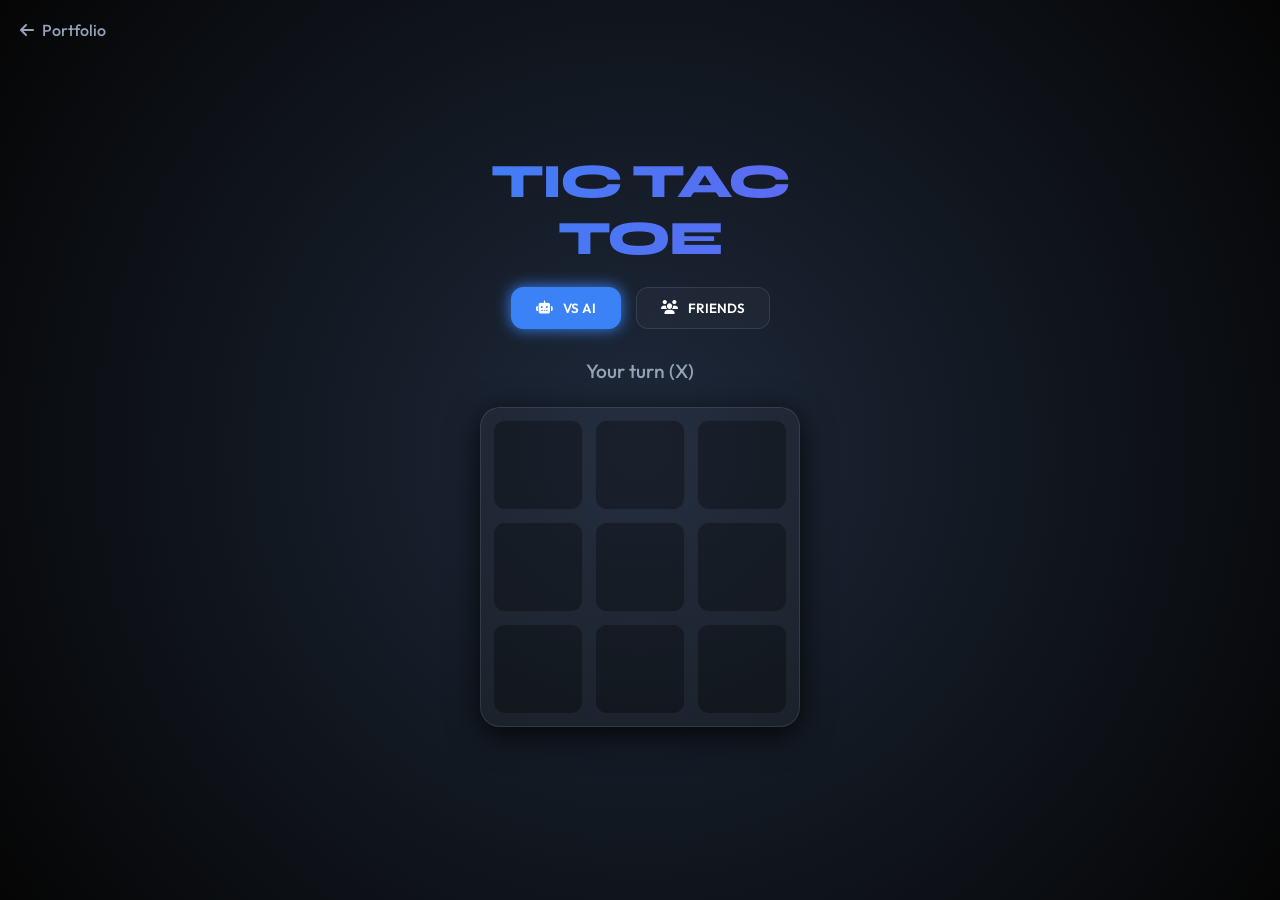
<file: templates/tictactoe.html>
<!DOCTYPE html>
<html lang="en">
<head>
    <meta charset="UTF-8">
    <meta name="viewport" content="width=device-width, initial-scale=1.0">
    <title>Tic Tac Toe | VG & CO AI Game</title>
    <link href="https://fonts.googleapis.com/css2?family=Outfit:wght@200;400;600;800&family=Syne:wght@400;800&display=swap" rel="stylesheet">
    <link rel="stylesheet" href="https://cdnjs.cloudflare.com/ajax/libs/font-awesome/6.4.0/css/all.min.css">
    <script src="https://cdn.socket.io/4.7.2/socket.io.min.js"></script>
    <style>
        :root {
            --bg-color: #050505;
            --accent: #3b82f6;
            --secondary: #6366f1;
            --text: #ffffff;
            --text-sec: #94a3b8;
            --glass: rgba(255, 255, 255, 0.03);
            --glass-border: rgba(255, 255, 255, 0.1);
            --shadow: 0 8px 32px 0 rgba(0, 0, 0, 0.8);
        }

        * {
            margin: 0;
            padding: 0;
            box-sizing: border-box;
            font-family: 'Outfit', sans-serif;
        }

        body {
            background-color: var(--bg-color);
            color: var(--text);
            min-height: 100vh;
            display: flex;
            flex-direction: column;
            align-items: center;
            justify-content: center;
            overflow-x: hidden;
            background-image: radial-gradient(circle at 50% 50%, #1e293b 0%, #050505 100%);
        }

        .container {
            width: 100%;
            max-width: 500px;
            padding: 20px;
            text-align: center;
            z-index: 10;
        }

        h1 {
            font-family: 'Syne', sans-serif;
            font-weight: 800;
            font-size: 3rem;
            margin-bottom: 20px;
            background: linear-gradient(to right, var(--accent), var(--secondary));
            -webkit-background-clip: text;
            background-clip: text;
            -webkit-text-fill-color: transparent;
            letter-spacing: -2px;
        }

        .game-mode-selector {
            margin-bottom: 30px;
            display: flex;
            gap: 15px;
            justify-content: center;
        }

        .btn {
            background: var(--glass);
            border: 1px solid var(--glass-border);
            padding: 12px 24px;
            border-radius: 12px;
            color: white;
            cursor: pointer;
            font-weight: 600;
            transition: all 0.3s cubic-bezier(0.4, 0, 0.2, 1);
            backdrop-filter: blur(10px);
            display: flex;
            align-items: center;
            gap: 10px;
        }

        .btn:hover {
            background: rgba(255, 255, 255, 0.1);
            transform: translateY(-2px);
            border-color: var(--accent);
            box-shadow: 0 0 20px rgba(59, 130, 246, 0.3);
        }

        .btn.active {
            background: var(--accent);
            border-color: var(--accent);
            box-shadow: 0 0 15px var(--accent);
        }

        .board {
            display: grid;
            grid-template-columns: repeat(3, 1fr);
            gap: 12px;
            margin: 20px auto;
            width: 320px;
            height: 320px;
            background: var(--glass);
            padding: 12px;
            border-radius: 20px;
            border: 1px solid var(--glass-border);
            box-shadow: var(--shadow);
            position: relative;
        }

        .cell {
            background: rgba(0, 0, 0, 0.3);
            border: 1px solid rgba(255, 255, 255, 0.05);
            border-radius: 12px;
            display: flex;
            align-items: center;
            justify-content: center;
            font-size: 2.5rem;
            font-weight: 800;
            cursor: pointer;
            transition: all 0.2s ease;
            height: 90px;
            width: 90px;
            position: relative;
            overflow: hidden;
        }

        .cell:hover {
            background: rgba(255, 255, 255, 0.05);
            transform: scale(0.98);
        }

        .cell.x { color: var(--accent); text-shadow: 0 0 15px var(--accent); }
        .cell.o { color: var(--secondary); text-shadow: 0 0 15px var(--secondary); }

        .status {
            margin-top: 20px;
            font-size: 1.2rem;
            font-weight: 500;
            color: var(--text-sec);
            min-height: 1.5em;
        }

        .room-controls {
            margin-top: 20px;
            display: none;
            gap: 10px;
            justify-content: center;
            flex-wrap: wrap;
        }

        .input-group {
            display: flex;
            background: var(--glass);
            border: 1px solid var(--glass-border);
            border-radius: 12px;
            padding: 5px;
            overflow: hidden;
        }

        input {
            background: transparent;
            border: none;
            color: white;
            padding: 10px 15px;
            outline: none;
            width: 120px;
        }

        .back-link {
            position: fixed;
            top: 20px;
            left: 20px;
            text-decoration: none;
            color: var(--text-sec);
            font-weight: 500;
            display: flex;
            align-items: center;
            gap: 8px;
            transition: 0.3s;
        }

        .back-link:hover { color: white; }

        .game-over-overlay {
            position: absolute;
            top: 0; left: 0; right: 0; bottom: 0;
            background: rgba(0, 0, 0, 0.8);
            border-radius: 20px;
            display: flex;
            flex-direction: column;
            align-items: center;
            justify-content: center;
            backdrop-filter: blur(10px);
            opacity: 0;
            pointer-events: none;
            transition: 0.4s;
            z-index: 100;
        }

        .game-over-overlay.show {
            opacity: 1;
            pointer-events: auto;
        }

        .winner-text {
            font-size: 2rem;
            font-weight: 800;
            margin-bottom: 20px;
            font-family: 'Syne', sans-serif;
        }

        /* Particles effect in background */
        #bg-canvas {
            position: fixed;
            top: 0; left: 0; width: 100%; height: 100%;
            z-index: 1;
            pointer-events: none;
        }
        
        .room-id-display {
            font-family: monospace;
            background: rgba(255,255,255,0.1);
            padding: 4px 8px;
            border-radius: 4px;
            margin-left: 10px;
            color: var(--accent);
        }

        @media (max-width: 400px) {
            .board {
                width: 280px;
                height: 280px;
                gap: 8px;
            }
            .cell {
                width: 80px;
                height: 80px;
            }
        }
    </style>
</head>
<body>
    <canvas id="bg-canvas"></canvas>
    
    <a href="/" class="back-link"><i class="fas fa-arrow-left"></i> Portfolio</a>

    <div class="container">
        <h1>TIC TAC TOE</h1>

        <div class="game-mode-selector">
            <button class="btn active" id="mode-ai" onclick="setMode('ai')">
                <i class="fas fa-robot"></i> VS AI
            </button>
            <button class="btn" id="mode-friends" onclick="setMode('friends')">
                <i class="fas fa-users"></i> FRIENDS
            </button>
        </div>

        <div class="status" id="game-status">Your turn (X)</div>

        <div class="board" id="board">
            <div class="cell" onclick="makeMove(0)"></div>
            <div class="cell" onclick="makeMove(1)"></div>
            <div class="cell" onclick="makeMove(2)"></div>
            <div class="cell" onclick="makeMove(3)"></div>
            <div class="cell" onclick="makeMove(4)"></div>
            <div class="cell" onclick="makeMove(5)"></div>
            <div class="cell" onclick="makeMove(6)"></div>
            <div class="cell" onclick="makeMove(7)"></div>
            <div class="cell" onclick="makeMove(8)"></div>
            
            <div class="game-over-overlay" id="overlay">
                <div class="winner-text" id="winner-msg">X WINS!</div>
                <button class="btn" onclick="resetGame()">PLAY AGAIN</button>
            </div>
        </div>

        <div class="room-controls" id="room-controls">
            <div class="input-group">
                <input type="text" id="room-id" placeholder="Room ID">
                <button class="btn" style="padding: 10px 15px;" onclick="joinRoom()">JOIN</button>
            </div>
            <button class="btn" onclick="createRoom()">NEW ROOM</button>
            <div id="room-info" style="margin-top: 10px; width: 100%; display: none;">
                Room: <span class="room-id-display" id="current-room-id"></span>
            </div>
        </div>
    </div>

    <script>
        let gameState = Array(9).fill(null);
        let currentPlayer = 'X';
        let gameActive = true;
        let mode = 'ai';
        let mySymbol = 'X';
        let roomID = null;
        const socket = io();

        const boardElement = document.getElementById('board');
        const cells = document.querySelectorAll('.cell');
        const statusElement = document.getElementById('game-status');
        const overlay = document.getElementById('overlay');
        const winnerMsg = document.getElementById('winner-msg');

        function setMode(m) {
            mode = m;
            document.querySelectorAll('.game-mode-selector .btn').forEach(b => b.classList.remove('active'));
            document.getElementById(`mode-${m}`).classList.add('active');
            document.getElementById('room-controls').style.display = m === 'friends' ? 'flex' : 'none';
            resetGame();
        }

        function createRoom() {
            const id = Math.random().toString(36).substring(2, 8).toUpperCase();
            document.getElementById('room-id').value = id;
            joinRoom();
        }

        function joinRoom() {
            const id = document.getElementById('room-id').value.trim();
            if(!id) return alert("Enter Room ID");
            roomID = id;
            socket.emit('join', {room: roomID});
            document.getElementById('room-info').style.display = 'block';
            document.getElementById('current-room-id').innerText = roomID;
            statusElement.innerText = "Waiting for friend...";
        }

        socket.on('joined', (data) => {
            mySymbol = data.symbol;
            statusElement.innerText = `Joined room as ${mySymbol}. `;
            if(mySymbol === 'O') {
                statusElement.innerText += "Waiting for X...";
            } else {
                statusElement.innerText += "Wait for O to join.";
            }
            resetGame();
        });

        socket.on('start', () => {
            gameActive = true;
            updateStatus();
        });

        socket.on('move', (data) => {
            if(data.player !== currentPlayer) {
                applyMove(data.index, data.player);
            }
        });

        function makeMove(index) {
            if (!gameActive || gameState[index]) return;
            
            if (mode === 'friends') {
                if (currentPlayer !== mySymbol) return;
                socket.emit('move', {room: roomID, index: index, player: mySymbol});
            }

            applyMove(index, currentPlayer);

            if (gameActive && mode === 'ai' && currentPlayer === 'O') {
                setTimeout(aiMove, 500);
            }
        }

        function applyMove(index, player) {
            gameState[index] = player;
            cells[index].innerText = player;
            cells[index].classList.add(player.toLowerCase());
            
            if (checkWinner()) {
                endGame(`${player} WINS!`);
            } else if (gameState.every(cell => cell !== null)) {
                endGame("IT'S A DRAW!");
            } else {
                currentPlayer = currentPlayer === 'X' ? 'O' : 'X';
                updateStatus();
            }
        }

        function updateStatus() {
            if (mode === 'friends') {
                statusElement.innerText = currentPlayer === mySymbol ? "Your turn" : "Waiting for friend...";
            } else {
                statusElement.innerText = currentPlayer === 'X' ? "Your turn (X)" : "AI is thinking...";
            }
        }

        function checkWinner() {
            const wins = [[0,1,2],[3,4,5],[6,7,8],[0,3,6],[1,4,7],[2,5,8],[0,4,8],[2,4,6]];
            return wins.some(w => gameState[w[0]] && gameState[w[0]] === gameState[w[1]] && gameState[w[0]] === gameState[w[2]]);
        }

        function endGame(msg) {
            gameActive = false;
            winnerMsg.innerText = msg;
            overlay.classList.add('show');
        }

        function resetGame() {
            gameState = Array(9).fill(null);
            cells.forEach(c => {
                c.innerText = '';
                c.classList.remove('x', 'o');
            });
            currentPlayer = 'X';
            gameActive = true;
            overlay.classList.remove('show');
            updateStatus();
        }

        function aiMove() {
            if (!gameActive) return;
            const bestMove = minimax(gameState, 'O').index;
            makeMove(bestMove);
        }

        function minimax(newBoard, player) {
            const availSpots = newBoard.map((v, i) => v === null ? i : null).filter(v => v !== null);

            if (checkWinnerForMinimax(newBoard, 'X')) return {score: -10};
            if (checkWinnerForMinimax(newBoard, 'O')) return {score: 10};
            if (availSpots.length === 0) return {score: 0};

            const moves = [];
            for (let i = 0; i < availSpots.length; i++) {
                const move = {};
                move.index = availSpots[i];
                newBoard[availSpots[i]] = player;

                if (player === 'O') {
                    const result = minimax(newBoard, 'X');
                    move.score = result.score;
                } else {
                    const result = minimax(newBoard, 'O');
                    move.score = result.score;
                }

                newBoard[availSpots[i]] = null;
                moves.push(move);
            }

            let bestMove;
            if (player === 'O') {
                let bestScore = -10000;
                for (let i = 0; i < moves.length; i++) {
                    if (moves[i].score > bestScore) {
                        bestScore = moves[i].score;
                        bestMove = i;
                    }
                }
            } else {
                let bestScore = 10000;
                for (let i = 0; i < moves.length; i++) {
                    if (moves[i].score < bestScore) {
                        bestScore = moves[i].score;
                        bestMove = i;
                    }
                }
            }
            return moves[bestMove];
        }

        function checkWinnerForMinimax(board, p) {
            const wins = [[0,1,2],[3,4,5],[6,7,8],[0,3,6],[1,4,7],[2,5,8],[0,4,8],[2,4,6]];
            return wins.some(w => board[w[0]] === p && board[w[1]] === p && board[w[2]] === p);
        }

        // Simple background canvas animation
        const canvas = document.getElementById('bg-canvas');
        const ctx = canvas.getContext('2d');
        let w, h, particles = [];

        function init() {
            w = canvas.width = window.innerWidth;
            h = canvas.height = window.innerHeight;
            particles = [];
            for(let i = 0; i < 50; i++) particles.push({
                x: Math.random() * w,
                y: Math.random() * h,
                r: Math.random() * 2 + 1,
                vx: (Math.random() - 0.5) * 0.5,
                vy: (Math.random() - 0.5) * 0.5
            });
        }

        function draw() {
            ctx.clearRect(0, 0, w, h);
            ctx.fillStyle = 'rgba(255, 255, 255, 0.1)';
            particles.forEach(p => {
                ctx.beginPath();
                ctx.arc(p.x, p.y, p.r, 0, Math.PI * 2);
                ctx.fill();
                p.x += p.vx; p.y += p.vy;
                if(p.x < 0) p.x = w; if(p.x > w) p.x = 0;
                if(p.y < 0) p.y = h; if(p.y > h) p.y = 0;
            });
            requestAnimationFrame(draw);
        }

        window.addEventListener('resize', init);
        init(); draw();
    </script>
</body>
</html>
</file>
